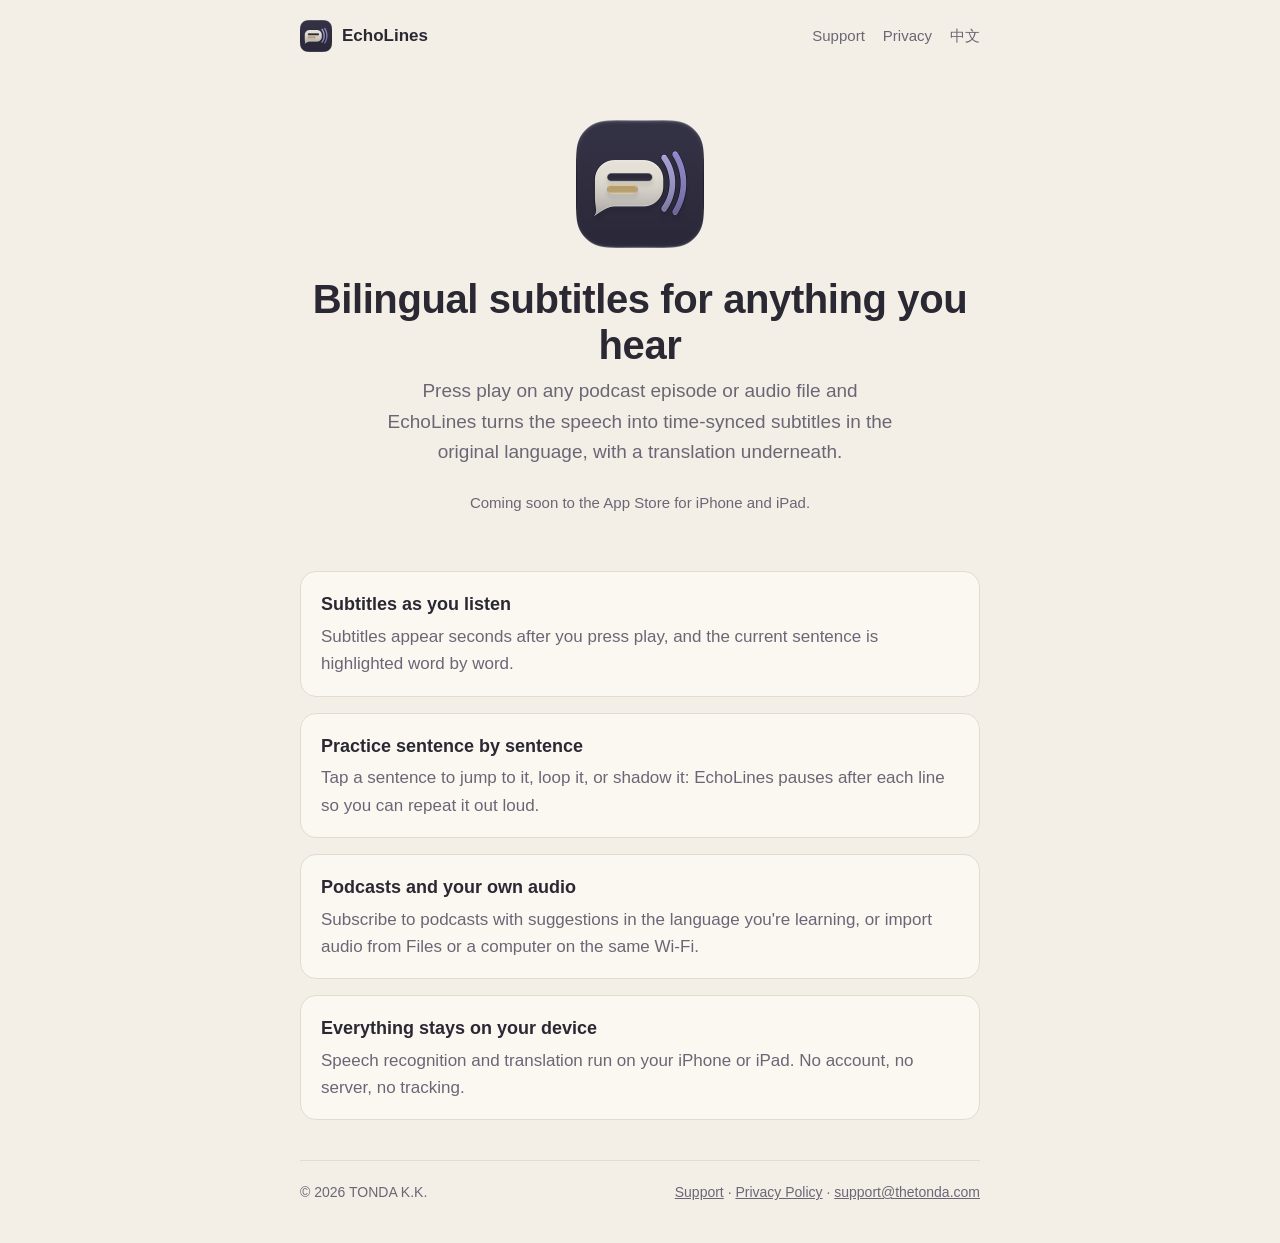
<file: index.html>
<!doctype html>
<html lang="en">
<head>
<meta charset="utf-8">
<meta name="viewport" content="width=device-width, initial-scale=1">
<title>EchoLines — bilingual subtitles for any audio</title>
<meta name="description" content="EchoLines turns podcasts and audio files into time-synced subtitles with a translation underneath, entirely on your iPhone or iPad.">
<link rel="icon" href="/assets/icon.png">
<link rel="apple-touch-icon" href="/assets/icon.png">
<link rel="alternate" hreflang="zh-Hans" href="/zh/">
<link rel="stylesheet" href="/assets/style.css">
</head>
<body>
<div class="wrap">
  <header class="site">
    <a class="brand" href="/"><img src="/assets/icon.png" alt="">EchoLines</a>
    <nav class="site">
      <a href="/support/">Support</a>
      <a href="/privacy/">Privacy</a>
      <a href="/zh/" lang="zh-Hans">中文</a>
    </nav>
  </header>

  <section class="hero">
    <img src="/assets/icon.png" alt="EchoLines app icon">
    <h1>Bilingual subtitles for anything you hear</h1>
    <p>Press play on any podcast episode or audio file and EchoLines turns the speech into time-synced subtitles in the original language, with a translation underneath.</p>
    <p class="status">Coming soon to the App Store for iPhone and iPad.</p>
  </section>

  <section class="features">
    <div class="feature">
      <h2>Subtitles as you listen</h2>
      <p>Subtitles appear seconds after you press play, and the current sentence is highlighted word by word.</p>
    </div>
    <div class="feature">
      <h2>Practice sentence by sentence</h2>
      <p>Tap a sentence to jump to it, loop it, or shadow it: EchoLines pauses after each line so you can repeat it out loud.</p>
    </div>
    <div class="feature">
      <h2>Podcasts and your own audio</h2>
      <p>Subscribe to podcasts with suggestions in the language you're learning, or import audio from Files or a computer on the same Wi-Fi.</p>
    </div>
    <div class="feature">
      <h2>Everything stays on your device</h2>
      <p>Speech recognition and translation run on your iPhone or iPad. No account, no server, no tracking.</p>
    </div>
  </section>

  <footer class="site">
    <span>© 2026 TONDA K.K.</span>
    <span><a href="/support/">Support</a> · <a href="/privacy/">Privacy Policy</a> · <a href="mailto:support@thetonda.com">support@thetonda.com</a></span>
  </footer>
</div>
</body>
</html>
</file>
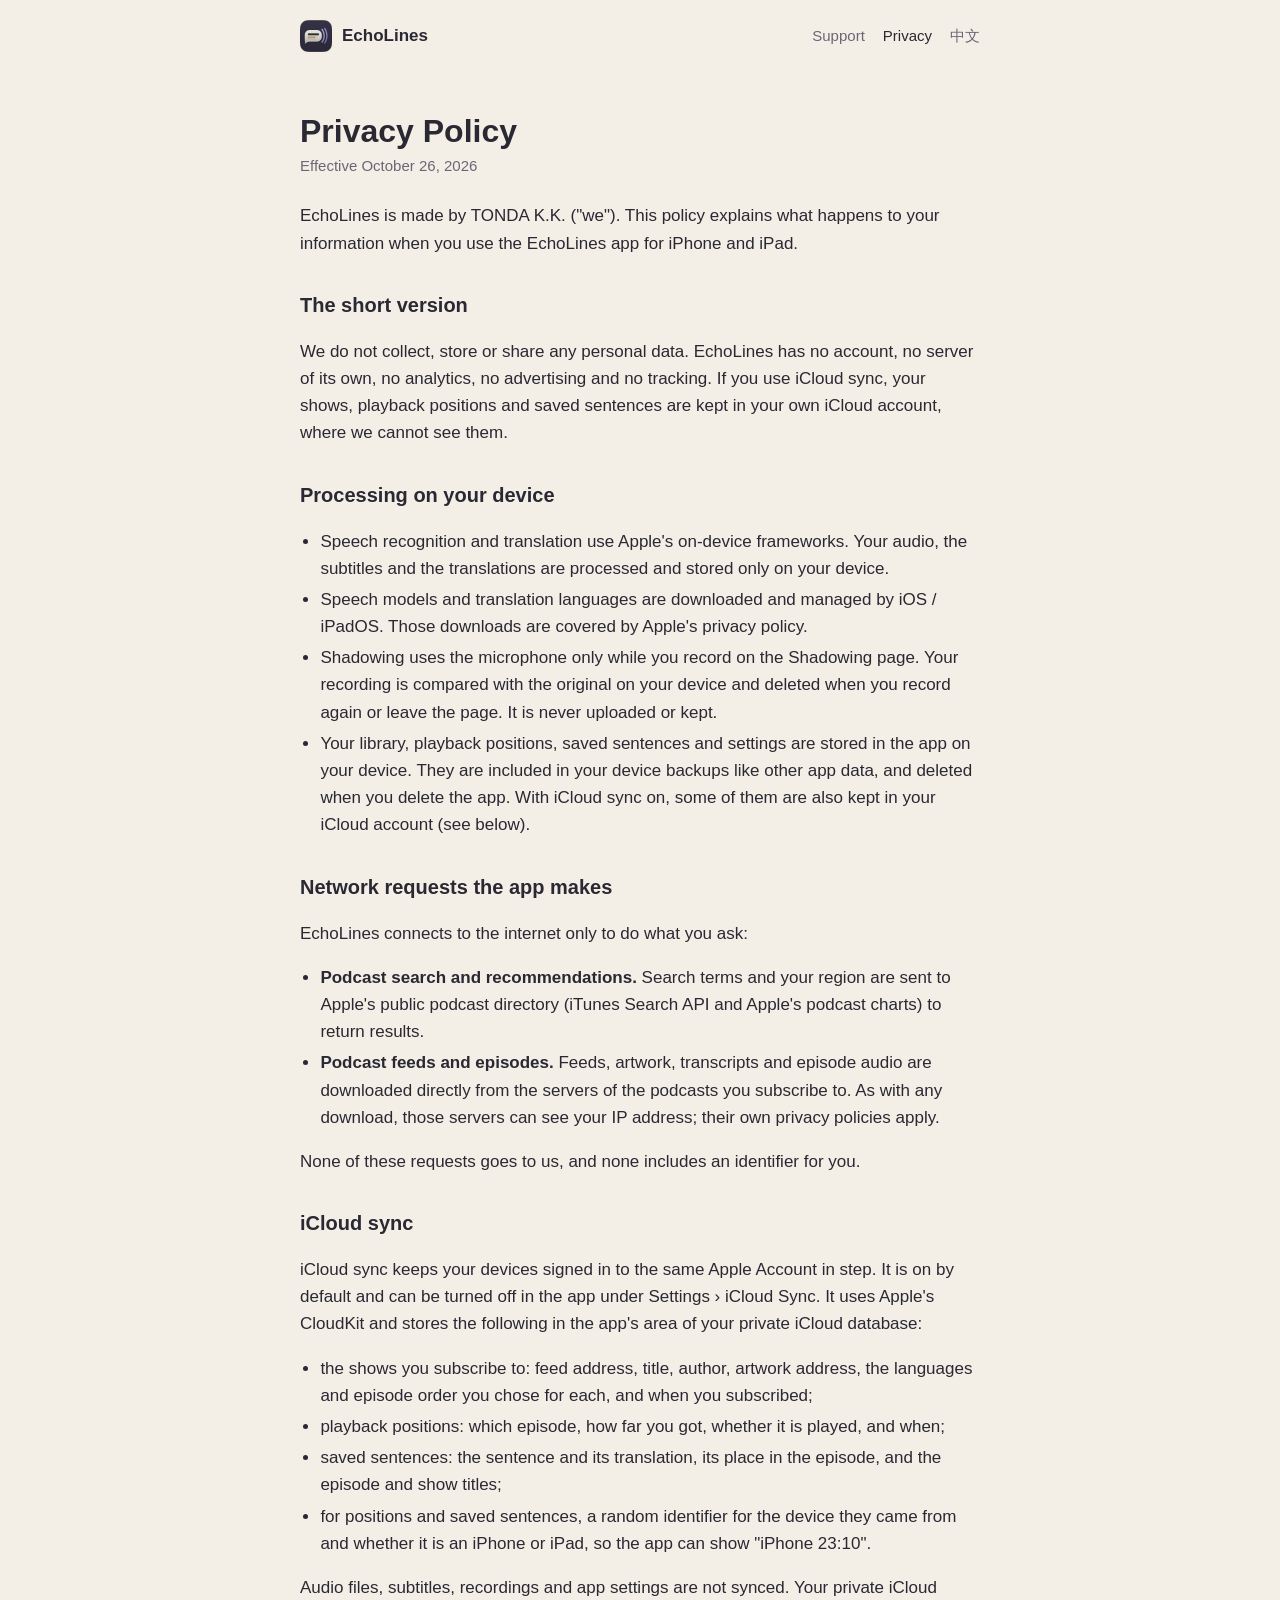
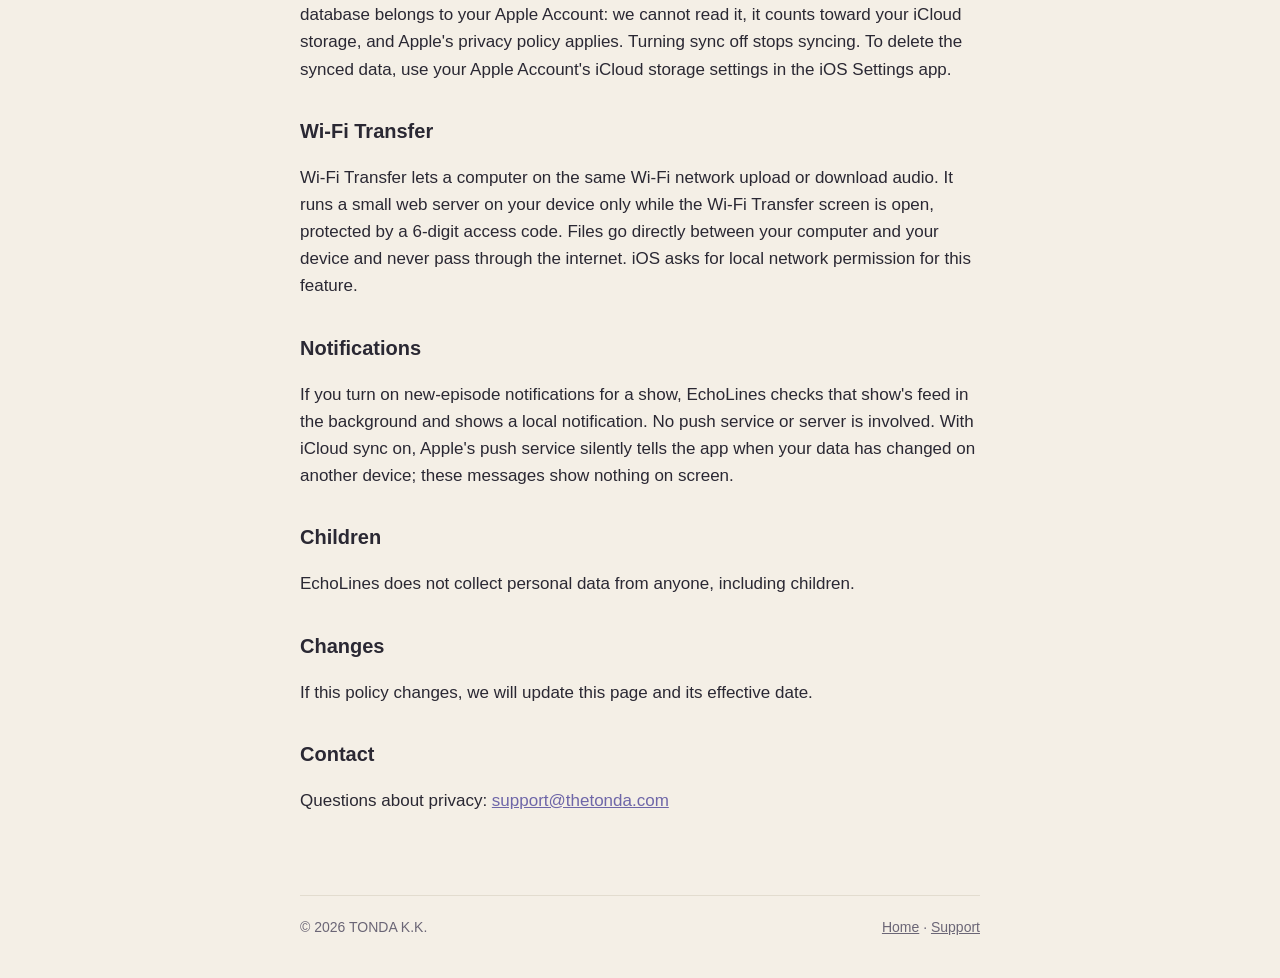
<file: privacy/index.html>
<!doctype html>
<html lang="en">
<head>
<meta charset="utf-8">
<meta name="viewport" content="width=device-width, initial-scale=1">
<title>Privacy Policy — EchoLines</title>
<meta name="description" content="EchoLines collects no personal data. Speech recognition and translation happen on your device, and iCloud sync uses your own iCloud account.">
<link rel="icon" href="/assets/icon.png">
<link rel="alternate" hreflang="zh-Hans" href="/zh/privacy/">
<link rel="stylesheet" href="/assets/style.css">
</head>
<body>
<div class="wrap">
  <header class="site">
    <a class="brand" href="/"><img src="/assets/icon.png" alt="">EchoLines</a>
    <nav class="site">
      <a href="/support/">Support</a>
      <a href="/privacy/" aria-current="page">Privacy</a>
      <a href="/zh/privacy/" lang="zh-Hans">中文</a>
    </nav>
  </header>

  <article>
    <h1>Privacy Policy</h1>
    <p class="updated">Effective October 26, 2026</p>

    <p>EchoLines is made by TONDA K.K. ("we"). This policy explains what happens to your information when you use the EchoLines app for iPhone and iPad.</p>

    <h2>The short version</h2>
    <p>We do not collect, store or share any personal data. EchoLines has no account, no server of its own, no analytics, no advertising and no tracking. If you use iCloud sync, your shows, playback positions and saved sentences are kept in your own iCloud account, where we cannot see them.</p>

    <h2>Processing on your device</h2>
    <ul>
      <li>Speech recognition and translation use Apple's on-device frameworks. Your audio, the subtitles and the translations are processed and stored only on your device.</li>
      <li>Speech models and translation languages are downloaded and managed by iOS / iPadOS. Those downloads are covered by Apple's privacy policy.</li>
      <li>Shadowing uses the microphone only while you record on the Shadowing page. Your recording is compared with the original on your device and deleted when you record again or leave the page. It is never uploaded or kept.</li>
      <li>Your library, playback positions, saved sentences and settings are stored in the app on your device. They are included in your device backups like other app data, and deleted when you delete the app. With iCloud sync on, some of them are also kept in your iCloud account (see below).</li>
    </ul>

    <h2>Network requests the app makes</h2>
    <p>EchoLines connects to the internet only to do what you ask:</p>
    <ul>
      <li><strong>Podcast search and recommendations.</strong> Search terms and your region are sent to Apple's public podcast directory (iTunes Search API and Apple's podcast charts) to return results.</li>
      <li><strong>Podcast feeds and episodes.</strong> Feeds, artwork, transcripts and episode audio are downloaded directly from the servers of the podcasts you subscribe to. As with any download, those servers can see your IP address; their own privacy policies apply.</li>
    </ul>
    <p>None of these requests goes to us, and none includes an identifier for you.</p>

    <h2>iCloud sync</h2>
    <p>iCloud sync keeps your devices signed in to the same Apple Account in step. It is on by default and can be turned off in the app under Settings › iCloud Sync. It uses Apple's CloudKit and stores the following in the app's area of your private iCloud database:</p>
    <ul>
      <li>the shows you subscribe to: feed address, title, author, artwork address, the languages and episode order you chose for each, and when you subscribed;</li>
      <li>playback positions: which episode, how far you got, whether it is played, and when;</li>
      <li>saved sentences: the sentence and its translation, its place in the episode, and the episode and show titles;</li>
      <li>for positions and saved sentences, a random identifier for the device they came from and whether it is an iPhone or iPad, so the app can show "iPhone 23:10".</li>
    </ul>
    <p>Audio files, subtitles, recordings and app settings are not synced. Your private iCloud database belongs to your Apple Account: we cannot read it, it counts toward your iCloud storage, and Apple's privacy policy applies. Turning sync off stops syncing. To delete the synced data, use your Apple Account's iCloud storage settings in the iOS Settings app.</p>

    <h2>Wi-Fi Transfer</h2>
    <p>Wi-Fi Transfer lets a computer on the same Wi-Fi network upload or download audio. It runs a small web server on your device only while the Wi-Fi Transfer screen is open, protected by a 6-digit access code. Files go directly between your computer and your device and never pass through the internet. iOS asks for local network permission for this feature.</p>

    <h2>Notifications</h2>
    <p>If you turn on new-episode notifications for a show, EchoLines checks that show's feed in the background and shows a local notification. No push service or server is involved. With iCloud sync on, Apple's push service silently tells the app when your data has changed on another device; these messages show nothing on screen.</p>

    <h2>Children</h2>
    <p>EchoLines does not collect personal data from anyone, including children.</p>

    <h2>Changes</h2>
    <p>If this policy changes, we will update this page and its effective date.</p>

    <h2>Contact</h2>
    <p>Questions about privacy: <a href="mailto:support@thetonda.com">support@thetonda.com</a></p>
  </article>

  <footer class="site">
    <span>© 2026 TONDA K.K.</span>
    <span><a href="/">Home</a> · <a href="/support/">Support</a></span>
  </footer>
</div>
</body>
</html>
</file>
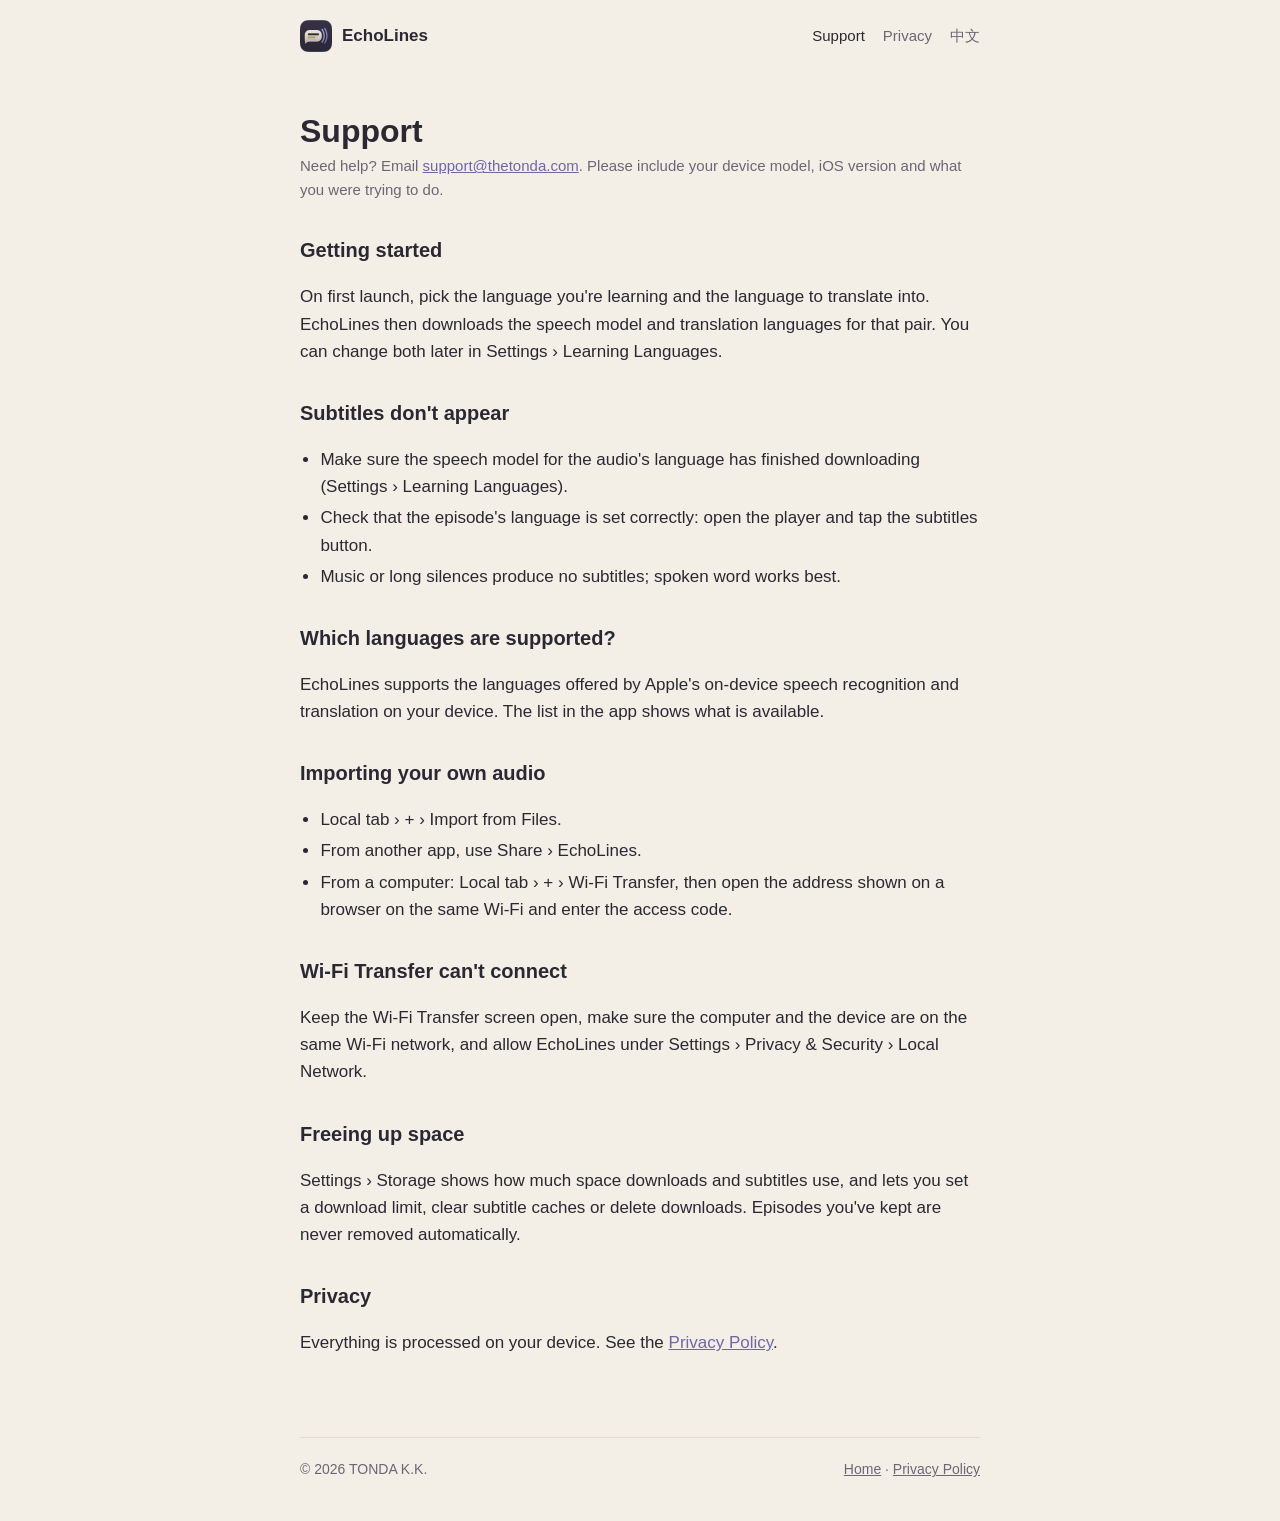
<file: support/index.html>
<!doctype html>
<html lang="en">
<head>
<meta charset="utf-8">
<meta name="viewport" content="width=device-width, initial-scale=1">
<title>Support — EchoLines</title>
<meta name="description" content="Help with EchoLines: getting subtitles, languages, importing audio, Wi-Fi Transfer and storage.">
<link rel="icon" href="/assets/icon.png">
<link rel="alternate" hreflang="zh-Hans" href="/zh/support/">
<link rel="stylesheet" href="/assets/style.css">
</head>
<body>
<div class="wrap">
  <header class="site">
    <a class="brand" href="/"><img src="/assets/icon.png" alt="">EchoLines</a>
    <nav class="site">
      <a href="/support/" aria-current="page">Support</a>
      <a href="/privacy/">Privacy</a>
      <a href="/zh/support/" lang="zh-Hans">中文</a>
    </nav>
  </header>

  <article>
    <h1>Support</h1>
    <p class="updated">Need help? Email <a href="mailto:support@thetonda.com">support@thetonda.com</a>. Please include your device model, iOS version and what you were trying to do.</p>

    <h2>Getting started</h2>
    <p>On first launch, pick the language you're learning and the language to translate into. EchoLines then downloads the speech model and translation languages for that pair. You can change both later in Settings › Learning Languages.</p>

    <h2>Subtitles don't appear</h2>
    <ul>
      <li>Make sure the speech model for the audio's language has finished downloading (Settings › Learning Languages).</li>
      <li>Check that the episode's language is set correctly: open the player and tap the subtitles button.</li>
      <li>Music or long silences produce no subtitles; spoken word works best.</li>
    </ul>

    <h2>Which languages are supported?</h2>
    <p>EchoLines supports the languages offered by Apple's on-device speech recognition and translation on your device. The list in the app shows what is available.</p>

    <h2>Importing your own audio</h2>
    <ul>
      <li>Local tab › + › Import from Files.</li>
      <li>From another app, use Share › EchoLines.</li>
      <li>From a computer: Local tab › + › Wi-Fi Transfer, then open the address shown on a browser on the same Wi-Fi and enter the access code.</li>
    </ul>

    <h2>Wi-Fi Transfer can't connect</h2>
    <p>Keep the Wi-Fi Transfer screen open, make sure the computer and the device are on the same Wi-Fi network, and allow EchoLines under Settings › Privacy &amp; Security › Local Network.</p>

    <h2>Freeing up space</h2>
    <p>Settings › Storage shows how much space downloads and subtitles use, and lets you set a download limit, clear subtitle caches or delete downloads. Episodes you've kept are never removed automatically.</p>

    <h2>Privacy</h2>
    <p>Everything is processed on your device. See the <a href="/privacy/">Privacy Policy</a>.</p>
  </article>

  <footer class="site">
    <span>© 2026 TONDA K.K.</span>
    <span><a href="/">Home</a> · <a href="/privacy/">Privacy Policy</a></span>
  </footer>
</div>
</body>
</html>
</file>
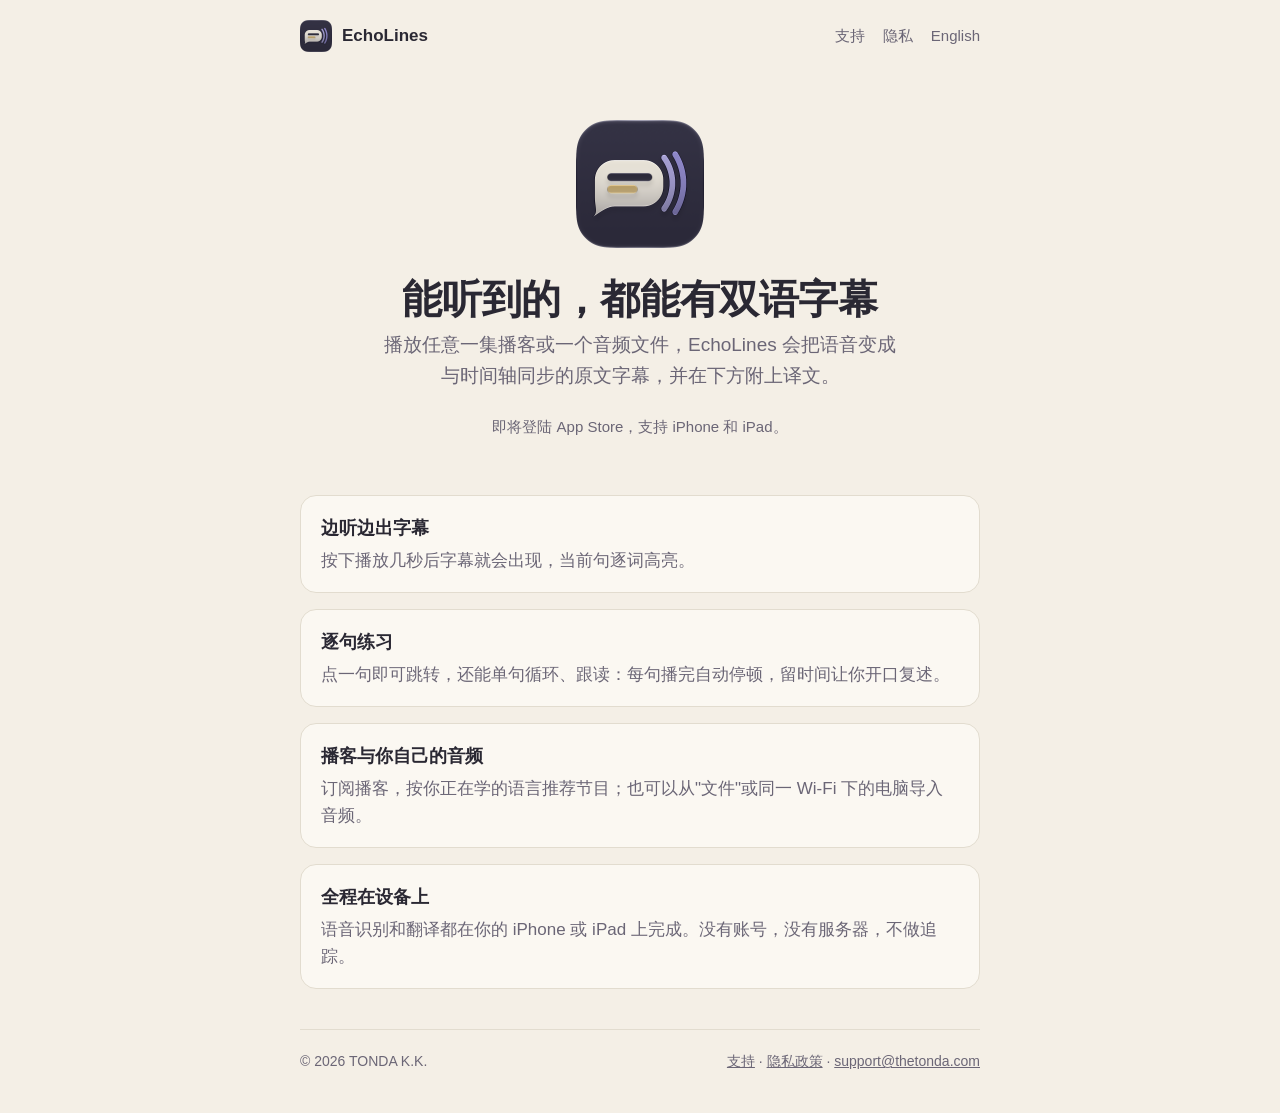
<file: zh/index.html>
<!doctype html>
<html lang="zh-Hans">
<head>
<meta charset="utf-8">
<meta name="viewport" content="width=device-width, initial-scale=1">
<title>EchoLines — 边听边出双语字幕</title>
<meta name="description" content="EchoLines 把播客和音频变成与语音同步的原文字幕，下方附上译文，全程在 iPhone 或 iPad 上完成。">
<link rel="icon" href="/assets/icon.png">
<link rel="apple-touch-icon" href="/assets/icon.png">
<link rel="alternate" hreflang="en" href="/">
<link rel="stylesheet" href="/assets/style.css">
</head>
<body>
<div class="wrap">
  <header class="site">
    <a class="brand" href="/zh/"><img src="/assets/icon.png" alt="">EchoLines</a>
    <nav class="site">
      <a href="/zh/support/">支持</a>
      <a href="/zh/privacy/">隐私</a>
      <a href="/" lang="en">English</a>
    </nav>
  </header>

  <section class="hero">
    <img src="/assets/icon.png" alt="EchoLines 图标">
    <h1>能听到的，都能有双语字幕</h1>
    <p>播放任意一集播客或一个音频文件，EchoLines 会把语音变成与时间轴同步的原文字幕，并在下方附上译文。</p>
    <p class="status">即将登陆 App Store，支持 iPhone 和 iPad。</p>
  </section>

  <section class="features">
    <div class="feature">
      <h2>边听边出字幕</h2>
      <p>按下播放几秒后字幕就会出现，当前句逐词高亮。</p>
    </div>
    <div class="feature">
      <h2>逐句练习</h2>
      <p>点一句即可跳转，还能单句循环、跟读：每句播完自动停顿，留时间让你开口复述。</p>
    </div>
    <div class="feature">
      <h2>播客与你自己的音频</h2>
      <p>订阅播客，按你正在学的语言推荐节目；也可以从"文件"或同一 Wi-Fi 下的电脑导入音频。</p>
    </div>
    <div class="feature">
      <h2>全程在设备上</h2>
      <p>语音识别和翻译都在你的 iPhone 或 iPad 上完成。没有账号，没有服务器，不做追踪。</p>
    </div>
  </section>

  <footer class="site">
    <span>© 2026 TONDA K.K.</span>
    <span><a href="/zh/support/">支持</a> · <a href="/zh/privacy/">隐私政策</a> · <a href="mailto:support@thetonda.com">support@thetonda.com</a></span>
  </footer>
</div>
</body>
</html>
</file>
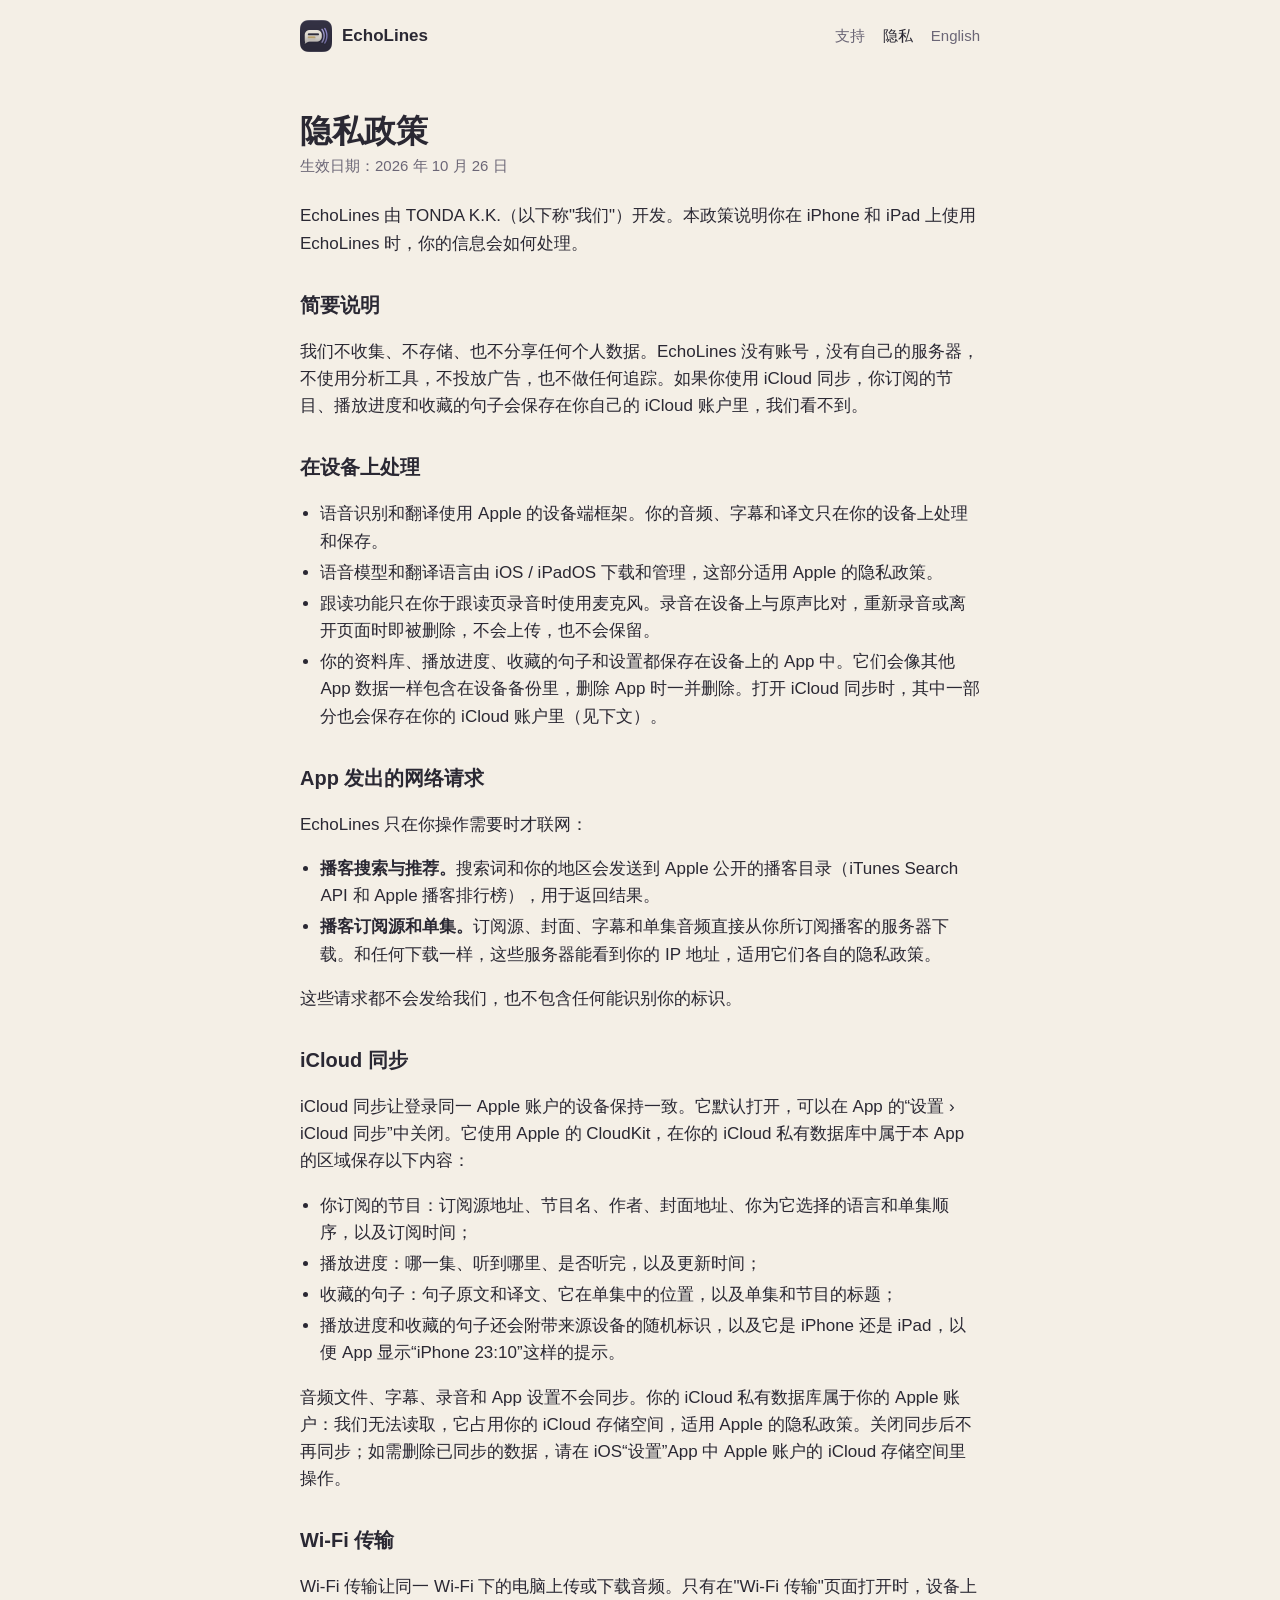
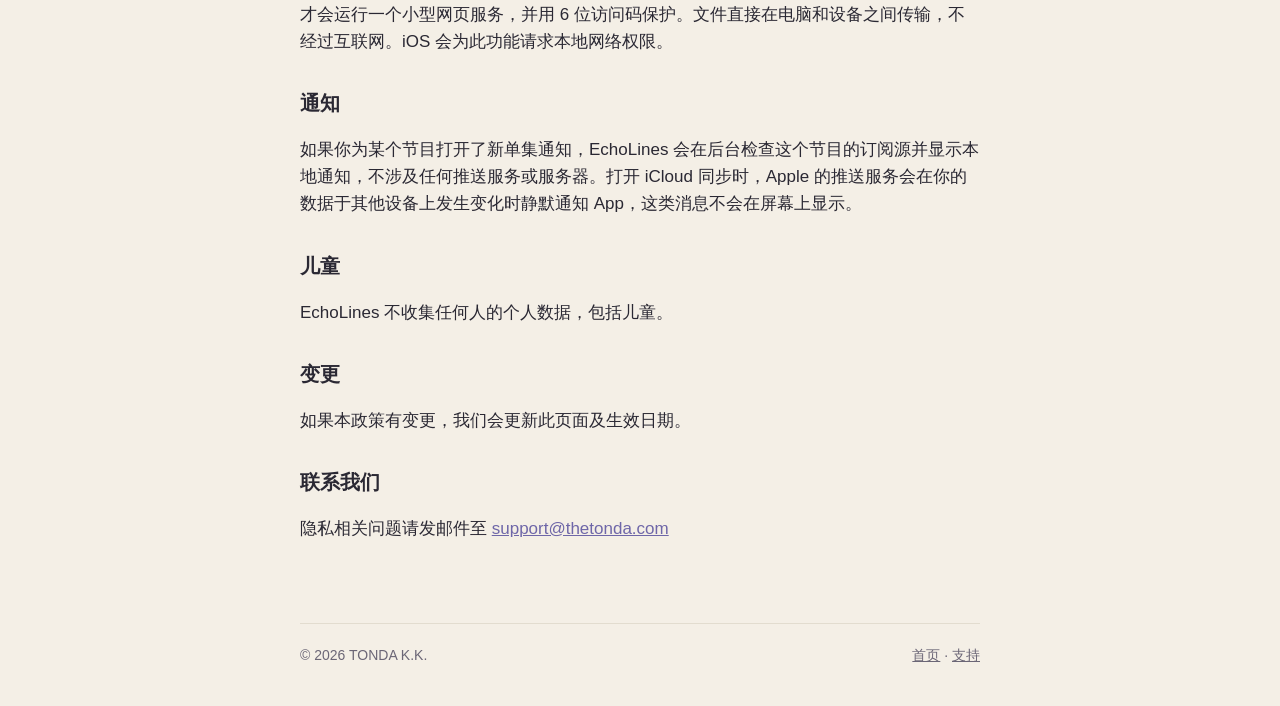
<file: zh/privacy/index.html>
<!doctype html>
<html lang="zh-Hans">
<head>
<meta charset="utf-8">
<meta name="viewport" content="width=device-width, initial-scale=1">
<title>隐私政策 — EchoLines</title>
<meta name="description" content="EchoLines 不收集任何个人数据，语音识别和翻译都在设备上完成，iCloud 同步使用你自己的 iCloud 账户。">
<link rel="icon" href="/assets/icon.png">
<link rel="alternate" hreflang="en" href="/privacy/">
<link rel="stylesheet" href="/assets/style.css">
</head>
<body>
<div class="wrap">
  <header class="site">
    <a class="brand" href="/zh/"><img src="/assets/icon.png" alt="">EchoLines</a>
    <nav class="site">
      <a href="/zh/support/">支持</a>
      <a href="/zh/privacy/" aria-current="page">隐私</a>
      <a href="/privacy/" lang="en">English</a>
    </nav>
  </header>

  <article>
    <h1>隐私政策</h1>
    <p class="updated">生效日期：2026 年 10 月 26 日</p>

    <p>EchoLines 由 TONDA K.K.（以下称"我们"）开发。本政策说明你在 iPhone 和 iPad 上使用 EchoLines 时，你的信息会如何处理。</p>

    <h2>简要说明</h2>
    <p>我们不收集、不存储、也不分享任何个人数据。EchoLines 没有账号，没有自己的服务器，不使用分析工具，不投放广告，也不做任何追踪。如果你使用 iCloud 同步，你订阅的节目、播放进度和收藏的句子会保存在你自己的 iCloud 账户里，我们看不到。</p>

    <h2>在设备上处理</h2>
    <ul>
      <li>语音识别和翻译使用 Apple 的设备端框架。你的音频、字幕和译文只在你的设备上处理和保存。</li>
      <li>语音模型和翻译语言由 iOS / iPadOS 下载和管理，这部分适用 Apple 的隐私政策。</li>
      <li>跟读功能只在你于跟读页录音时使用麦克风。录音在设备上与原声比对，重新录音或离开页面时即被删除，不会上传，也不会保留。</li>
      <li>你的资料库、播放进度、收藏的句子和设置都保存在设备上的 App 中。它们会像其他 App 数据一样包含在设备备份里，删除 App 时一并删除。打开 iCloud 同步时，其中一部分也会保存在你的 iCloud 账户里（见下文）。</li>
    </ul>

    <h2>App 发出的网络请求</h2>
    <p>EchoLines 只在你操作需要时才联网：</p>
    <ul>
      <li><strong>播客搜索与推荐。</strong>搜索词和你的地区会发送到 Apple 公开的播客目录（iTunes Search API 和 Apple 播客排行榜），用于返回结果。</li>
      <li><strong>播客订阅源和单集。</strong>订阅源、封面、字幕和单集音频直接从你所订阅播客的服务器下载。和任何下载一样，这些服务器能看到你的 IP 地址，适用它们各自的隐私政策。</li>
    </ul>
    <p>这些请求都不会发给我们，也不包含任何能识别你的标识。</p>

    <h2>iCloud 同步</h2>
    <p>iCloud 同步让登录同一 Apple 账户的设备保持一致。它默认打开，可以在 App 的“设置 › iCloud 同步”中关闭。它使用 Apple 的 CloudKit，在你的 iCloud 私有数据库中属于本 App 的区域保存以下内容：</p>
    <ul>
      <li>你订阅的节目：订阅源地址、节目名、作者、封面地址、你为它选择的语言和单集顺序，以及订阅时间；</li>
      <li>播放进度：哪一集、听到哪里、是否听完，以及更新时间；</li>
      <li>收藏的句子：句子原文和译文、它在单集中的位置，以及单集和节目的标题；</li>
      <li>播放进度和收藏的句子还会附带来源设备的随机标识，以及它是 iPhone 还是 iPad，以便 App 显示“iPhone 23:10”这样的提示。</li>
    </ul>
    <p>音频文件、字幕、录音和 App 设置不会同步。你的 iCloud 私有数据库属于你的 Apple 账户：我们无法读取，它占用你的 iCloud 存储空间，适用 Apple 的隐私政策。关闭同步后不再同步；如需删除已同步的数据，请在 iOS“设置”App 中 Apple 账户的 iCloud 存储空间里操作。</p>

    <h2>Wi-Fi 传输</h2>
    <p>Wi-Fi 传输让同一 Wi-Fi 下的电脑上传或下载音频。只有在"Wi-Fi 传输"页面打开时，设备上才会运行一个小型网页服务，并用 6 位访问码保护。文件直接在电脑和设备之间传输，不经过互联网。iOS 会为此功能请求本地网络权限。</p>

    <h2>通知</h2>
    <p>如果你为某个节目打开了新单集通知，EchoLines 会在后台检查这个节目的订阅源并显示本地通知，不涉及任何推送服务或服务器。打开 iCloud 同步时，Apple 的推送服务会在你的数据于其他设备上发生变化时静默通知 App，这类消息不会在屏幕上显示。</p>

    <h2>儿童</h2>
    <p>EchoLines 不收集任何人的个人数据，包括儿童。</p>

    <h2>变更</h2>
    <p>如果本政策有变更，我们会更新此页面及生效日期。</p>

    <h2>联系我们</h2>
    <p>隐私相关问题请发邮件至 <a href="mailto:support@thetonda.com">support@thetonda.com</a></p>
  </article>

  <footer class="site">
    <span>© 2026 TONDA K.K.</span>
    <span><a href="/zh/">首页</a> · <a href="/zh/support/">支持</a></span>
  </footer>
</div>
</body>
</html>
</file>
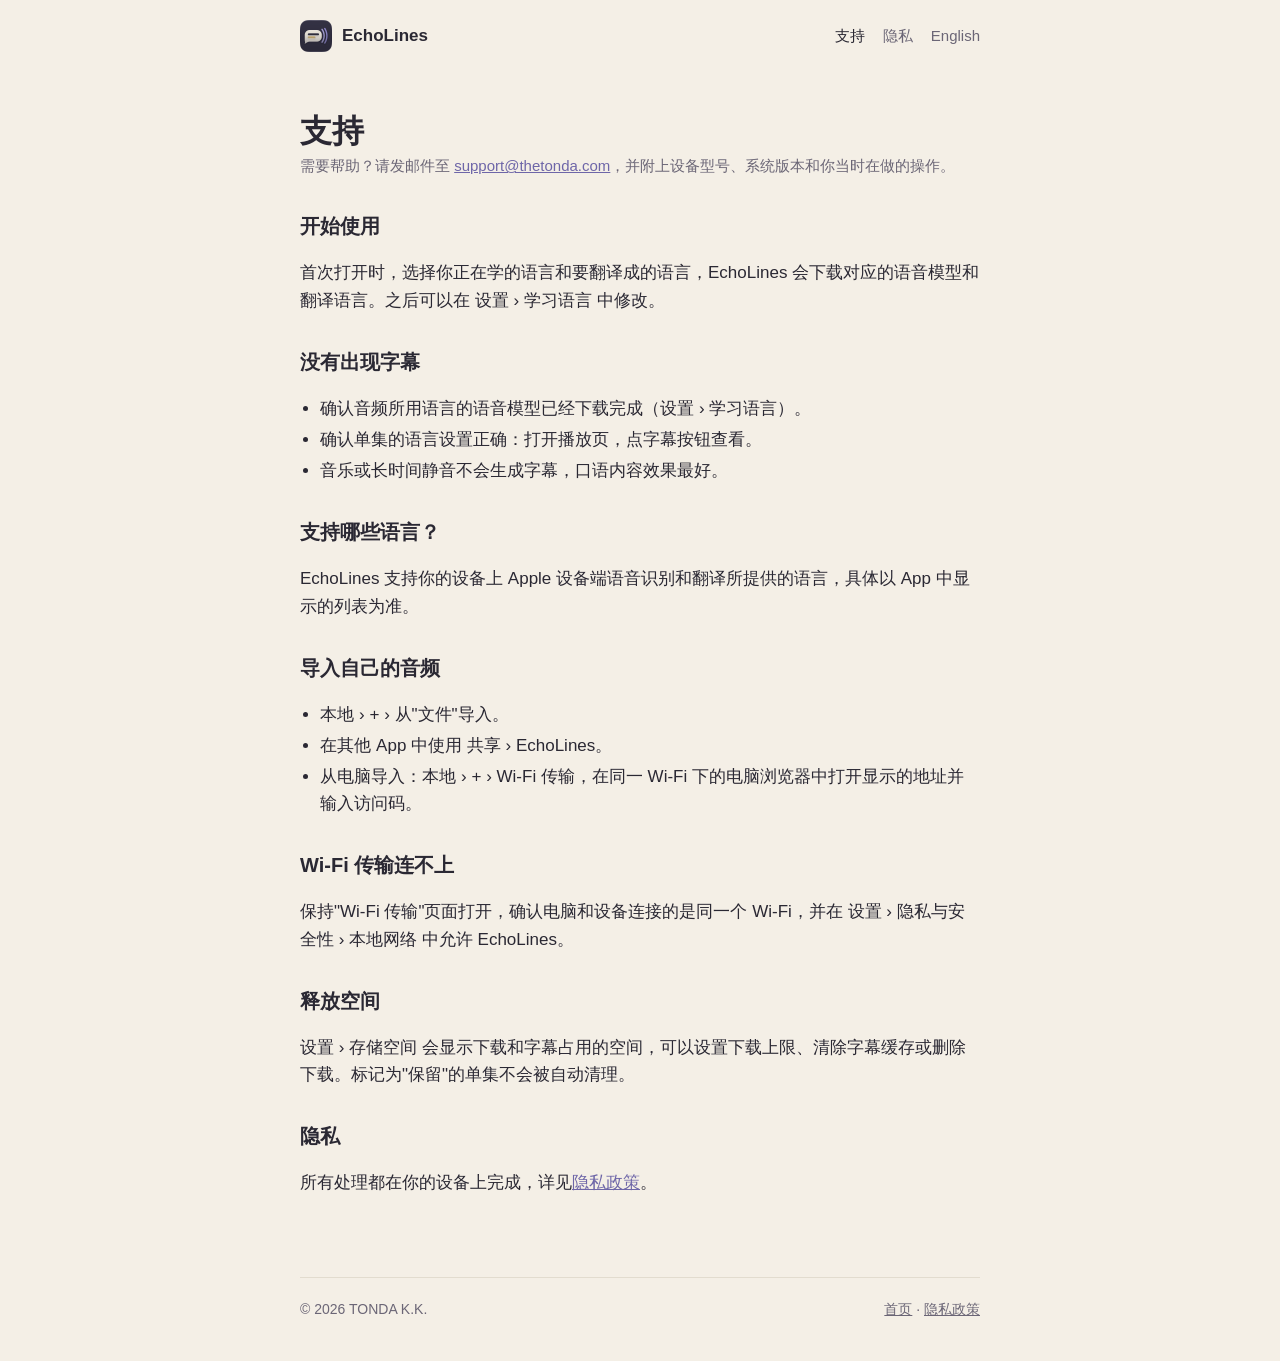
<file: zh/support/index.html>
<!doctype html>
<html lang="zh-Hans">
<head>
<meta charset="utf-8">
<meta name="viewport" content="width=device-width, initial-scale=1">
<title>支持 — EchoLines</title>
<meta name="description" content="EchoLines 使用帮助：字幕、语言、导入音频、Wi-Fi 传输与存储空间。">
<link rel="icon" href="/assets/icon.png">
<link rel="alternate" hreflang="en" href="/support/">
<link rel="stylesheet" href="/assets/style.css">
</head>
<body>
<div class="wrap">
  <header class="site">
    <a class="brand" href="/zh/"><img src="/assets/icon.png" alt="">EchoLines</a>
    <nav class="site">
      <a href="/zh/support/" aria-current="page">支持</a>
      <a href="/zh/privacy/">隐私</a>
      <a href="/support/" lang="en">English</a>
    </nav>
  </header>

  <article>
    <h1>支持</h1>
    <p class="updated">需要帮助？请发邮件至 <a href="mailto:support@thetonda.com">support@thetonda.com</a>，并附上设备型号、系统版本和你当时在做的操作。</p>

    <h2>开始使用</h2>
    <p>首次打开时，选择你正在学的语言和要翻译成的语言，EchoLines 会下载对应的语音模型和翻译语言。之后可以在 设置 › 学习语言 中修改。</p>

    <h2>没有出现字幕</h2>
    <ul>
      <li>确认音频所用语言的语音模型已经下载完成（设置 › 学习语言）。</li>
      <li>确认单集的语言设置正确：打开播放页，点字幕按钮查看。</li>
      <li>音乐或长时间静音不会生成字幕，口语内容效果最好。</li>
    </ul>

    <h2>支持哪些语言？</h2>
    <p>EchoLines 支持你的设备上 Apple 设备端语音识别和翻译所提供的语言，具体以 App 中显示的列表为准。</p>

    <h2>导入自己的音频</h2>
    <ul>
      <li>本地 › + › 从"文件"导入。</li>
      <li>在其他 App 中使用 共享 › EchoLines。</li>
      <li>从电脑导入：本地 › + › Wi-Fi 传输，在同一 Wi-Fi 下的电脑浏览器中打开显示的地址并输入访问码。</li>
    </ul>

    <h2>Wi-Fi 传输连不上</h2>
    <p>保持"Wi-Fi 传输"页面打开，确认电脑和设备连接的是同一个 Wi-Fi，并在 设置 › 隐私与安全性 › 本地网络 中允许 EchoLines。</p>

    <h2>释放空间</h2>
    <p>设置 › 存储空间 会显示下载和字幕占用的空间，可以设置下载上限、清除字幕缓存或删除下载。标记为"保留"的单集不会被自动清理。</p>

    <h2>隐私</h2>
    <p>所有处理都在你的设备上完成，详见<a href="/zh/privacy/">隐私政策</a>。</p>
  </article>

  <footer class="site">
    <span>© 2026 TONDA K.K.</span>
    <span><a href="/zh/">首页</a> · <a href="/zh/privacy/">隐私政策</a></span>
  </footer>
</div>
</body>
</html>
</file>
<file: assets/style.css>
:root {
  --bg: #f4efe6;
  --surface: #fbf8f2;
  --text: #2a2833;
  --muted: #6b6676;
  --accent: #6e66a8;
  --line: #e2dccf;
  color-scheme: light dark;
}

@media (prefers-color-scheme: dark) {
  :root {
    --bg: #1e1d22;
    --surface: #26252c;
    --text: #ece7dd;
    --muted: #a39fae;
    --accent: #a7a1d4;
    --line: #34323b;
  }
}

* { box-sizing: border-box; }

body {
  margin: 0;
  background: var(--bg);
  color: var(--text);
  font: 17px/1.6 -apple-system, BlinkMacSystemFont, "PingFang SC", "Hiragino Sans GB", "Segoe UI", "Microsoft YaHei", sans-serif;
  -webkit-font-smoothing: antialiased;
}

a { color: var(--accent); }

.wrap { max-width: 720px; margin: 0 auto; padding: 0 20px; }

header.site {
  display: flex;
  align-items: center;
  justify-content: space-between;
  padding: 20px 0;
}

header.site .brand {
  display: flex;
  align-items: center;
  gap: 10px;
  color: var(--text);
  text-decoration: none;
  font-weight: 600;
}

header.site .brand img { width: 32px; height: 32px; }

nav.site { display: flex; gap: 18px; font-size: 15px; }
nav.site a { color: var(--muted); text-decoration: none; }
nav.site a:hover, nav.site a[aria-current="page"] { color: var(--text); }

.hero { text-align: center; padding: 48px 0 32px; }
.hero img { width: 128px; height: 128px; }
.hero h1 { font-size: 40px; line-height: 1.15; margin: 20px 0 8px; letter-spacing: -0.01em; }
.hero p { color: var(--muted); font-size: 19px; margin: 0 auto; max-width: 520px; }
.hero .status { margin-top: 24px; font-size: 15px; }

.features { display: grid; gap: 16px; padding: 24px 0 8px; }
.feature {
  background: var(--surface);
  border: 1px solid var(--line);
  border-radius: 16px;
  padding: 18px 20px;
}
.feature h2 { font-size: 18px; margin: 0 0 4px; }
.feature p { margin: 0; color: var(--muted); }

article { padding: 16px 0 32px; }
article h1 { font-size: 32px; line-height: 1.2; margin: 24px 0 4px; }
article .updated { color: var(--muted); font-size: 15px; margin: 0 0 24px; }
article h2 { font-size: 20px; margin: 32px 0 8px; }
article ul { padding-left: 1.2em; }
article li { margin: 4px 0; }

footer.site {
  border-top: 1px solid var(--line);
  margin-top: 32px;
  padding: 20px 0 40px;
  color: var(--muted);
  font-size: 14px;
  display: flex;
  flex-wrap: wrap;
  gap: 8px 18px;
  justify-content: space-between;
}
footer.site a { color: var(--muted); }

@media (max-width: 480px) {
  .hero h1 { font-size: 32px; }
  nav.site { gap: 12px; }
}
</file>
